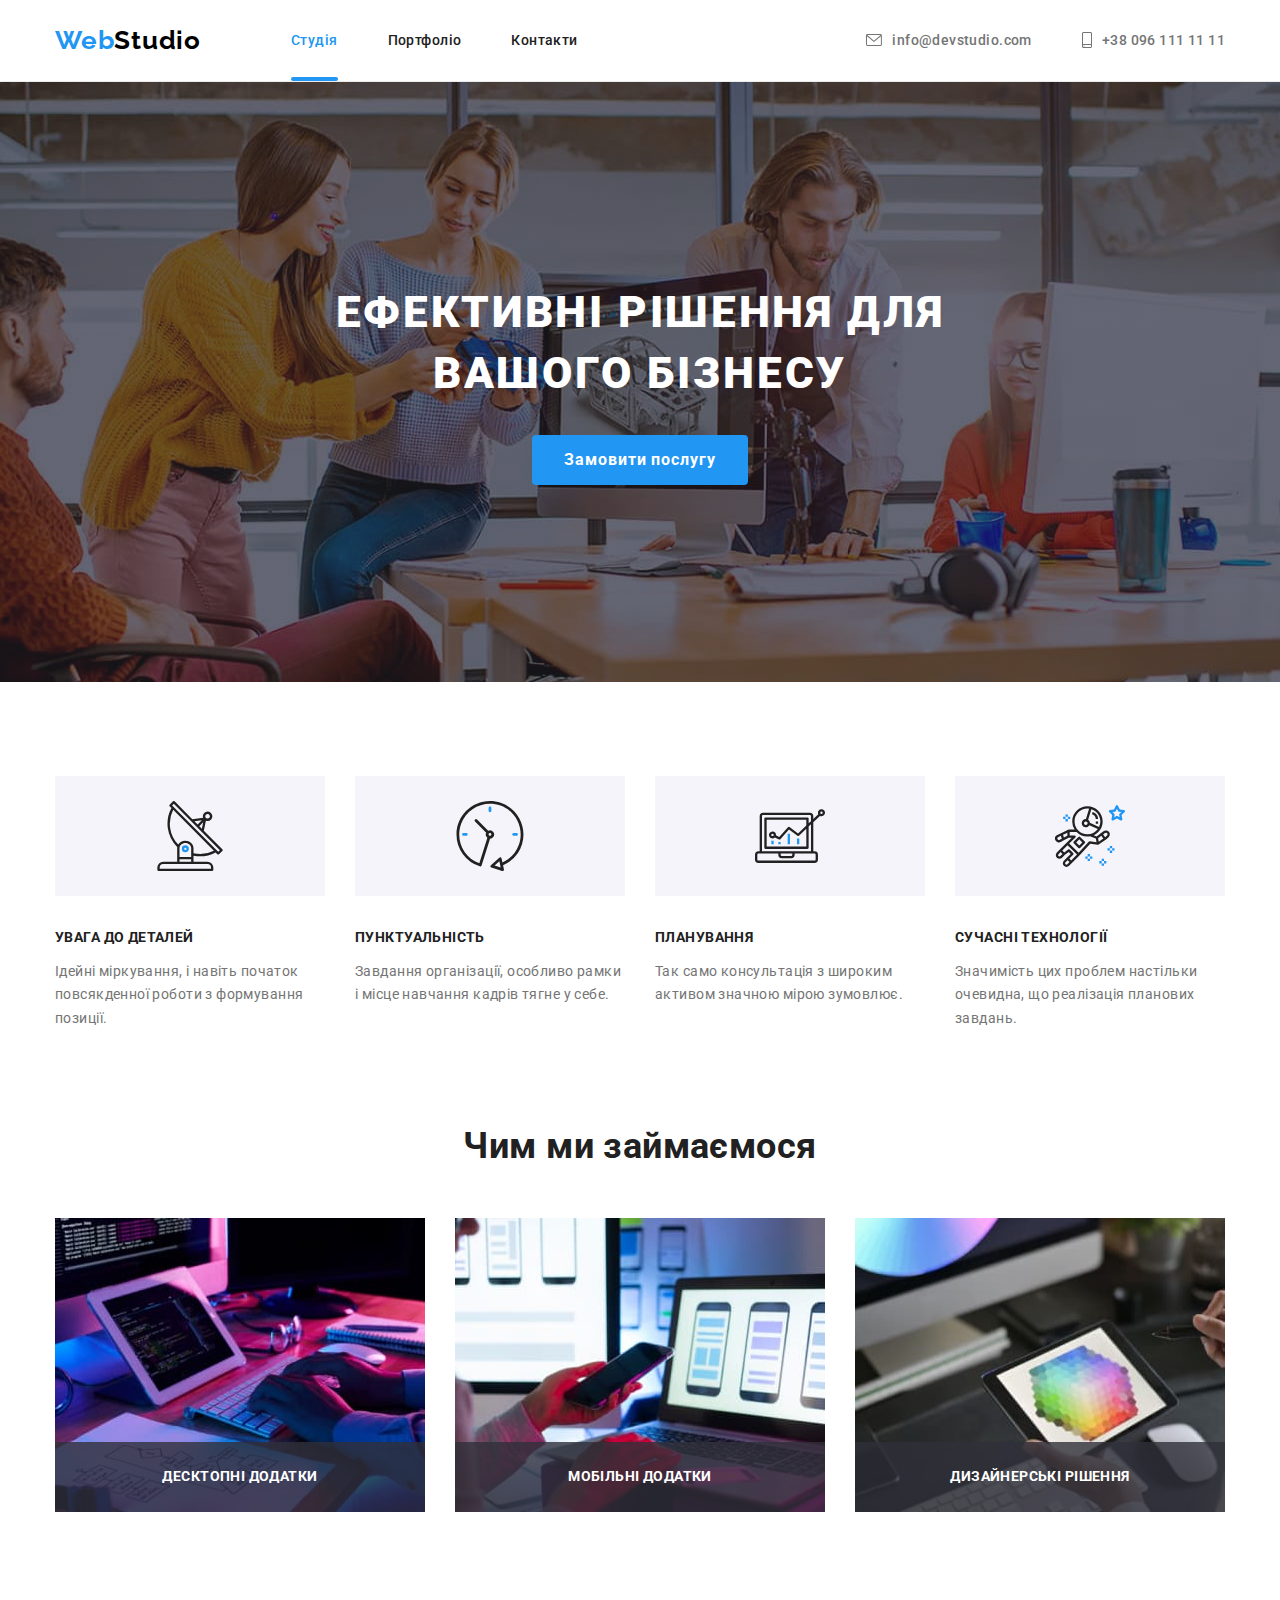
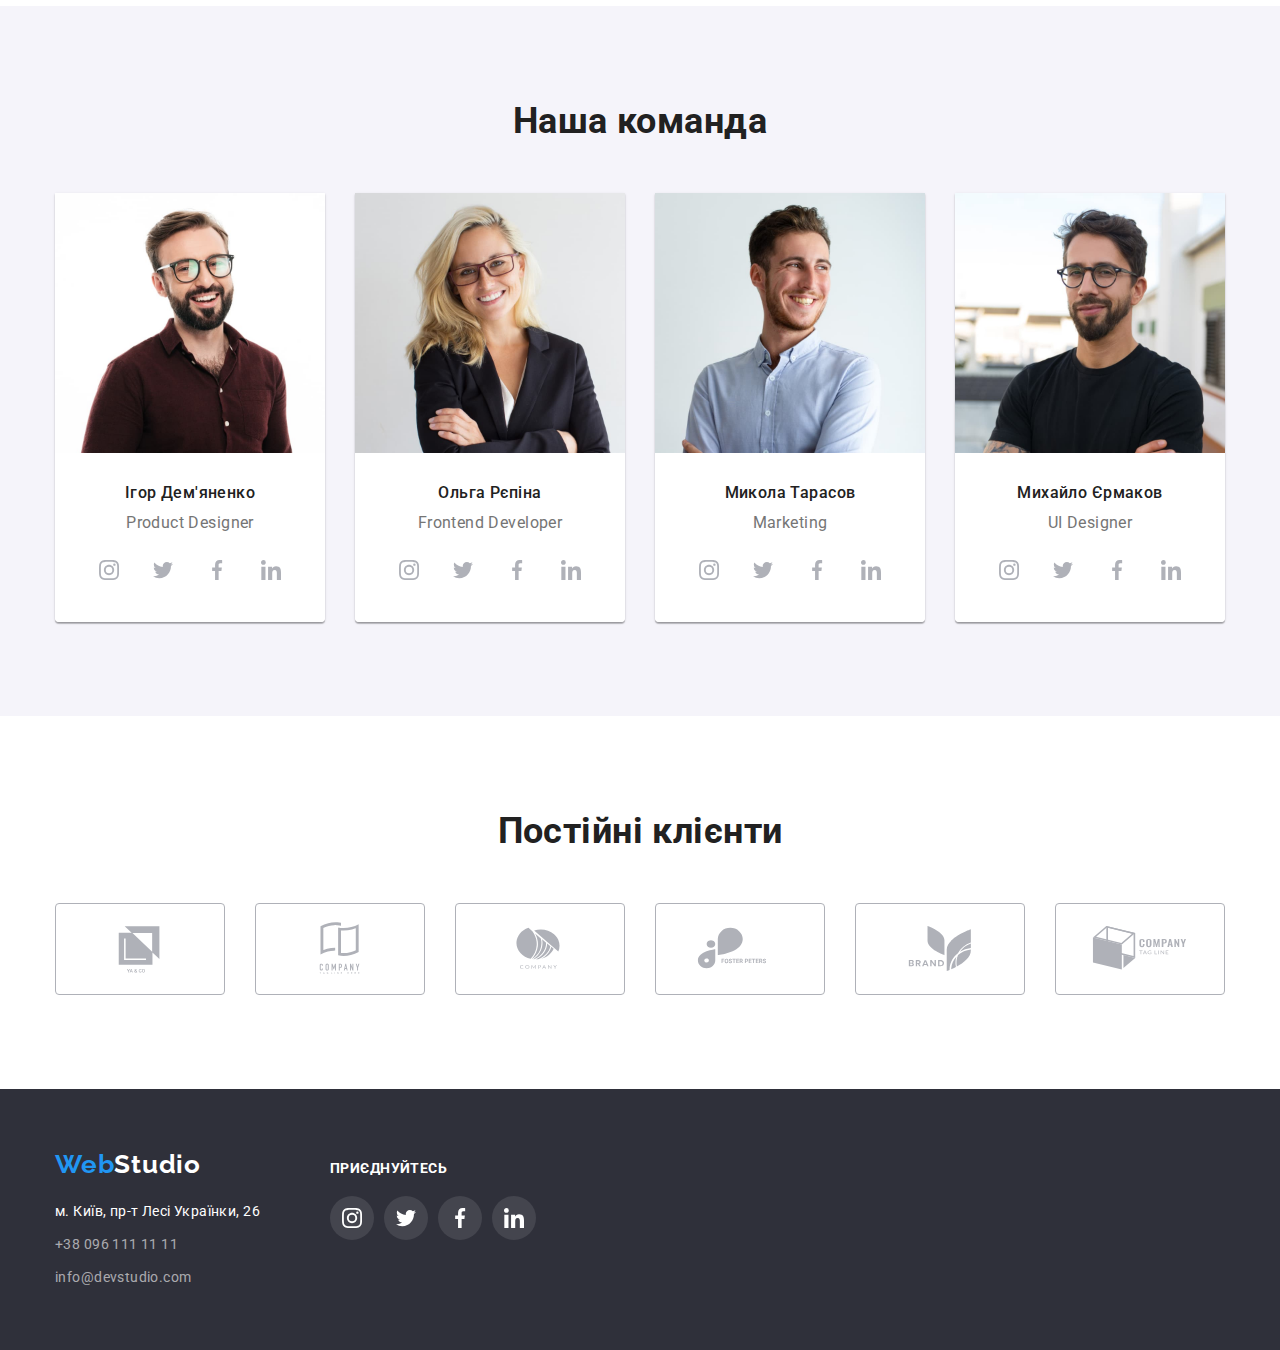
<file: index.html>
<!DOCTYPE html>
<html lang="uk">
<head>
    <meta charset="UTF-8">
    <meta http-equiv="X-UA-Compatible" content="IE=edge">
    <meta name="viewport" content="width=device-width, initial-scale=1.0">
    <link rel="preconnect" href="https://fonts.googleapis.com">
    <link rel="preconnect" href="https://fonts.gstatic.com" crossorigin>
    <link href="https://fonts.googleapis.com/css2?family=Raleway:wght@700&family=Roboto:wght@400;500;700;900&display=swap" rel="stylesheet">
    <link rel="stylesheet" href="https://cdnjs.cloudflare.com/ajax/libs/modern-normalize/1.1.0/modern-normalize.min.css">
    <link rel="stylesheet" href="./css/style.css">
    <title>Webstudio</title>
</head>
<body>
    <!-- Шапка-->
    <header class="header">
        <div class="container header-container">
            <nav class="header-nav">
                <a href="./index.html" class="logo">
                    <span class="web">Web</span>Studio
                </a>
                <ul class="nav-list list">
                    <li class="nav-item">
                        <a href="./index.html" class="link current">Студія</a>
                    </li>
                    <li class="nav-item">
                        <a href="./portfolio.html" class="link">Портфоліо</a>
                    </li>
                    <li class="nav-item">
                        <a href="" class="link">Контакти</a>
                    </li>
                </ul>
            </nav>
            
            <ul class="contact-list list">
                <li class="contact-item">
                    <a href="mailto:info@devstudio.com" class="header-mail link">
                        <svg class="mail-icon" width="16px" height="12px">
                            <use href="./images/sprite.svg#icon-mail"></use>
                        </svg>
                        info@devstudio.com
                    </a>
                </li>
                <li class="contact-item">
                    <a href="tel:+380961111111" class="header-phone link">
                        <svg class="phone-icon" width="10px" height="16px">
                            <use href="./images/sprite.svg#icon-phone"></use>
                        </svg>
                        +38 096 111 11 11
                    </a>
                </li>
            </ul>
        </div>
    </header>
    <main>
        <!-- Hero-->
        <section class="section hero">
            <div class="container">
                <h1 class="hero-title">Ефективні рішення для вашого бізнесу</h1>
                <button type="button" class="button" data-modal-open>Замовити послугу</button>
            </div>
            <div class="backdrop is-hidden" data-modal>
                <div class="modal">
                    <button class="button-close" data-modal-close>
                        <img src="./images/close.svg" alt="button close">
                    </button>
                </div>
            </div>
        </section>
        <!-- Преимущества-->
        <section class="section benefits">
            <div class="container">
                <h2 class="visually-hidden">Benefits</h2>
                <ul class="benefits-items list">
                    <li class="benefits-item">
                        <div class="benefits-icon">
                            <svg class="icon-antenna" width="70px" height="70px">
                                <use href="./images/sprite.svg#icon-antenna"></use>
                            </svg>
                        </div>
                        <h3 class="title">УВАГА ДО ДЕТАЛЕЙ</h3>
                        <p class="desc">
                            Ідейні міркування, і навіть початок <br />
                            повсякденної роботи з формування <br />
                            позиції.
                        </p>
                    </li>
                    <li class="benefits-item">
                        <div class="benefits-icon">
                            <svg class="icon-clock" width="70px" height="70px">
                                <use href="./images/sprite.svg#icon-clock"></use>
                            </svg>
                        </div>
                        <h3 class="title">ПУНКТУАЛЬНІСТЬ</h3>
                        <p class="desc">
                            Завдання організації, особливо рамки <br />
                            і місце навчання кадрів тягне у себе.
                        </p>
                    </li>
                    <li class="benefits-item">
                        <div class="benefits-icon">
                            <svg class="icon-diagram" width="70px" height="70px">
                                <use href="./images/sprite.svg#icon-diagram"></use>
                            </svg>
                        </div>
                        <h3 class="title">ПЛАНУВАННЯ</h3>
                        <p class="desc">Так само консультація з широким <br />
                            активом значною мірою зумовлює.
                        </p>
                    </li>
                    <li class="benefits-item">
                        <div class="benefits-icon">
                            <svg class="icon-astronaut" width="70px" height="70px">
                                <use href="./images/sprite.svg#icon-astronaut"></use>
                            </svg>
                        </div>
                        <h3 class="title">СУЧАСНІ ТЕХНОЛОГІЇ</h3>
                        <p class="desc">Значимість цих проблем настільки <br />
                            очевидна, що реалізація планових <br />
                            завдань.
                        </p>
                    </li>
                </ul>
            </div>
        </section>
        <!-- Направления работы-->
        <section class="section activities">
            <div class="container">
                <h2 class="section-title">Чим ми займаємося</h2>
                <ul class="activities-items list">
                    <li class="activities-item">
                        <div class="activities-thumb">
                            <img src="./images/programming.jpg" alt="programer-working" width="370">
                            <div class="activities-desc">
                                <p class="activities-text">
                                    Десктопні додатки
                                </p>
                            </div>
                        </div>
                    </li>
                    <li class="activities-item">
                        <div class="activities-thumb">
                            <img src="./images/creating.jpg" alt="designers-are-developing" width="370">
                            <div class="activities-desc">
                                <p class="activities-text">
                                    Мобільні додатки
                                </p>
                            </div>
                        </div>
                    </li>
                    <li class="activities-item">
                        <div class="activities-thumb">
                            <img src="./images/design.jpg" alt="creative-artist-web-design" width="370">
                            <div class="activities-desc">
                                <p class="activities-text">
                                    Дизайнерські рішення
                                </p>
                            </div>
                        </div>
                    </li>
                </ul>
            </div>
        </section>
        <!-- Команда-->
        <section class="section staff">
            <div class="container">
                <h2 class="section-title">Наша команда</h2>
                <ul class="staff-items list">
                    <li class="staff-item">
                        <img class="staff-img" src="./images/igor.jpg" alt="Product designer" width="270">
                        <div class="staff-wrap">
                            <h3 class="title">Ігор Дем'яненко</h3>
                            <p class="desc">Product Designer</p>
                            <ul class="social-links-list">
                                <li class="social-links-item">
                                    <a href="https://www.instagram.com/" class="social-link instagram" target="_blank">
                                        <svg class="social-icon" width="20px" height="20px">
                                            <use href="./images/sprite.svg#icon-instagram"></use>
                                        </svg>
                                    </a>
                                </li>
                                <li class="social-links-item">
                                    <a href="https://twitter.com/" class="social-link twitter" target="_blank">
                                        <svg class="social-icon" width="20px" height="20px">
                                            <use href="./images/sprite.svg#icon-twitter"></use>
                                        </svg>
                                    </a>
                                </li>
                                <li class="social-links-item">
                                    <a href="https://www.facebook.com/" class="social-link facebook" target="_blank">
                                        <svg class="social-icon" width="20px" height="20px">
                                            <use href="./images/sprite.svg#icon-facebook"></use>
                                        </svg>
                                    </a>
                                </li>
                                <li class="social-links-item">
                                    <a href="https://www.linkedin.com/" class="social-link linkedin" target="_blank">
                                        <svg class="social-icon" width="20px" height="20px">
                                            <use href="./images/sprite.svg#icon-linkedin"></use>
                                        </svg>
                                    </a>
                                </li>
                            </ul>
                        </div>
                    </li>
                    <li class="staff-item">
                        <img src="./images/olga.jpg" alt="Frontend Developer" width="270">
                        <div class="staff-wrap">
                            <h3 class="title">Ольга Рєпіна</h3>
                            <p class="desc">Frontend Developer</p>
                            <ul class="social-links-list">
                                <li class="social-links-item">
                                    <a href="https://www.instagram.com/" class="social-link instagram" target="_blank">
                                        <svg class="social-icon" width="20px" height="20px">
                                            <use href="./images/sprite.svg#icon-instagram"></use>
                                        </svg>
                                    </a>
                                </li>
                                <li class="social-links-item">
                                    <a href="https://twitter.com/" class="social-link twitter" target="_blank">
                                        <svg class="social-icon" width="20px" height="20px">
                                            <use href="./images/sprite.svg#icon-twitter"></use>
                                        </svg>
                                    </a>
                                </li>
                                <li class="social-links-item">
                                    <a href="https://www.facebook.com/" class="social-link facebook" target="_blank">
                                        <svg class="social-icon" width="20px" height="20px">
                                            <use href="./images/sprite.svg#icon-facebook"></use>
                                        </svg>
                                    </a>
                                </li>
                                <li class="social-links-item">
                                    <a href="https://www.linkedin.com/" class="social-link linkedin" target="_blank">
                                        <svg class="social-icon" width="20px" height="20px">
                                            <use href="./images/sprite.svg#icon-linkedin"></use>
                                        </svg>
                                    </a>
                                </li>
                            </ul>
                        </div>
                    </li>
                    <li class="staff-item">
                        <img src="./images/nicolas.jpg" alt="Marketing" width="270">
                        <div class="staff-wrap">
                            <h3 class="title">Микола Тарасов</h3>
                            <p class="desc">Marketing</p>
                            <ul class="social-links-list">
                                <li class="social-links-item">
                                    <a href="https://www.instagram.com/" class="social-link instagram" target="_blank">
                                        <svg class="social-icon" width="20px" height="20px">
                                            <use href="./images/sprite.svg#icon-instagram"></use>
                                        </svg>
                                    </a>
                                </li>
                                <li class="social-links-item">
                                    <a href="https://twitter.com/" class="social-link twitter" target="_blank">
                                        <svg class="social-icon" width="20px" height="20px">
                                            <use href="./images/sprite.svg#icon-twitter"></use>
                                        </svg>
                                    </a>
                                </li>
                                <li class="social-links-item">
                                    <a href="https://www.facebook.com/" class="social-link facebook" target="_blank">
                                        <svg class="social-icon" width="20px" height="20px">
                                            <use href="./images/sprite.svg#icon-facebook"></use>
                                        </svg>
                                    </a>
                                </li>
                                <li class="social-links-item">
                                    <a href="https://www.linkedin.com/" class="social-link linkedin" target="_blank">
                                        <svg class="social-icon" width="20px" height="20px">
                                            <use href="./images/sprite.svg#icon-linkedin"></use>
                                        </svg>
                                    </a>
                                </li>
                            </ul>
                        </div>
                    </li>
                    <li class="staff-item">
                        <img src="./images/michael.jpg" alt="UI Designer" width="270">
                        <div class="staff-wrap">
                            <h3 class="title">Михайло Єрмаков</h3>
                            <p class="desc">UI Designer</p>
                            <ul class="social-links-list">
                                <li class="social-links-item">
                                    <a href="https://www.instagram.com/" class="social-link instagram" target="_blank">
                                        <svg class="social-icon" width="20px" height="20px">
                                            <use href="./images/sprite.svg#icon-instagram"></use>
                                        </svg>
                                    </a>
                                </li>
                                <li class="social-links-item">
                                    <a href="https://twitter.com/" class="social-link twitter" target="_blank">
                                        <svg class="social-icon" width="20px" height="20px">
                                            <use href="./images/sprite.svg#icon-twitter"></use>
                                        </svg>
                                    </a>
                                </li>
                                <li class="social-links-item">
                                    <a href="https://www.facebook.com/" class="social-link facebook" target="_blank">
                                        <svg class="social-icon" width="20px" height="20px">
                                            <use href="./images/sprite.svg#icon-facebook"></use>
                                        </svg>
                                    </a>
                                </li>
                                <li class="social-links-item">
                                    <a href="https://www.linkedin.com/" class="social-link linkedin" target="_blank">
                                        <svg class="social-icon" width="20px" height="20px">
                                            <use href="./images/sprite.svg#icon-linkedin"></use>
                                        </svg>
                                    </a>
                                </li>
                            </ul>
                        </div>
                    </li>
                </ul>
            </div>
        </section>
        <section class="section clients">
            <div class="container">
                <p class="clients-title">Постійні клієнти</p>
                <ul class="clients-list list">
                    <li class="clients-item">
                        <a href="" class="company link">
                            <svg class="clients-icon" width="106px" height="60px">
                                <use href="./images/sprite.svg#icon-logo1"></use>
                            </svg>
                        </a>
                    </li>
                    <li class="clients-item">
                        <a href="" class="company link">
                            <svg class="clients-icon" width="106px" height="60px">
                                <use href="./images/sprite.svg#icon-logo2"></use>
                            </svg>
                        </a>
                    </li>
                    <li class="clients-item">
                        <a href="" class="company link">
                            <svg class="clients-icon" width="106px" height="60px">
                                <use href="./images/sprite.svg#icon-logo3"></use>
                            </svg>
                        </a>
                    </li>
                    <li class="clients-item">
                        <a href="" class="company link">
                            <svg class="clients-icon" width="106px" height="60px">
                                <use href="./images/sprite.svg#icon-logo4"></use>
                            </svg>
                        </a>
                    </li>
                    <li class="clients-item">
                        <a href="" class="company link">
                            <svg class="clients-icon" width="106px" height="60px">
                                <use href="./images/sprite.svg#icon-logo5"></use>
                            </svg>
                        </a>
                    </li>
                    <li class="clients-item">
                        <a href="" class="company link">
                            <svg class="clients-icon" width="106px" height="60px">
                                <use href="./images/sprite.svg#icon-logo6"></use>
                            </svg>
                        </a>
                    </li>
                </ul>
            </div>
        </section>
    </main>
    <!-- Подвал-->
    <footer class="footer">
        <div class="container footer-container">
            <div class="footer-logo">
                <a href="./index.html" class="logo"><span class="web">Web</span>Studio</a>
                <address class="address">
                    <ul class="address-items list">
                        <li class="address-item"><a href="https://goo.gl/maps/1HNyTjw8M6VzgT2s9" class="link">м. Київ, пр-т Лесі
                                Українки, 26</a></li>
                        <li class="address-item"><a href="tel:+380961111111" class="contact link">+38 096 111 11 11</a></li>
                        <li class="address-item"><a href="mailto:info@devstudio.com" class="contact link">info@devstudio.com</a></li>
                    </ul>
                </address>
            </div>
            <div class="footer-links">
                <p class="footer-title">
                    приєднуйтесь
                </p>
                <ul class="social-links-list">
                    <li class="social-links-item">
                        <a href="https://www.instagram.com/" class="social-link footer-social" target="_blank">
                            <svg class="social-icon" width="20px" height="20px">
                                <use href="./images/sprite.svg#icon-instagram"></use>
                            </svg>
                        </a>
                    </li>
                    <li class="social-links-item">
                        <a href="https://twitter.com/" class="social-link footer-social" target="_blank">
                            <svg class="social-icon" width="20px" height="20px">
                                <use href="./images/sprite.svg#icon-twitter"></use>
                            </svg>
                        </a>
                    </li>
                    <li class="social-links-item">
                        <a href="https://www.facebook.com/" class="social-link footer-social" target="_blank">
                            <svg class="social-icon" width="20px" height="20px">
                                <use href="./images/sprite.svg#icon-facebook"></use>
                            </svg>
                        </a>
                    </li>
                    <li class="social-links-item">
                        <a href="https://www.linkedin.com/" class="social-link footer-social" target="_blank">
                            <svg class="social-icon" width="20px" height="20px">
                                <use href="./images/sprite.svg#icon-linkedin"></use>
                            </svg>
                        </a>
                    </li>
                </ul>
            </div>
        </div>
    </footer>
<script src="./js/modal.js"></script>
</body>
</html>
</file>
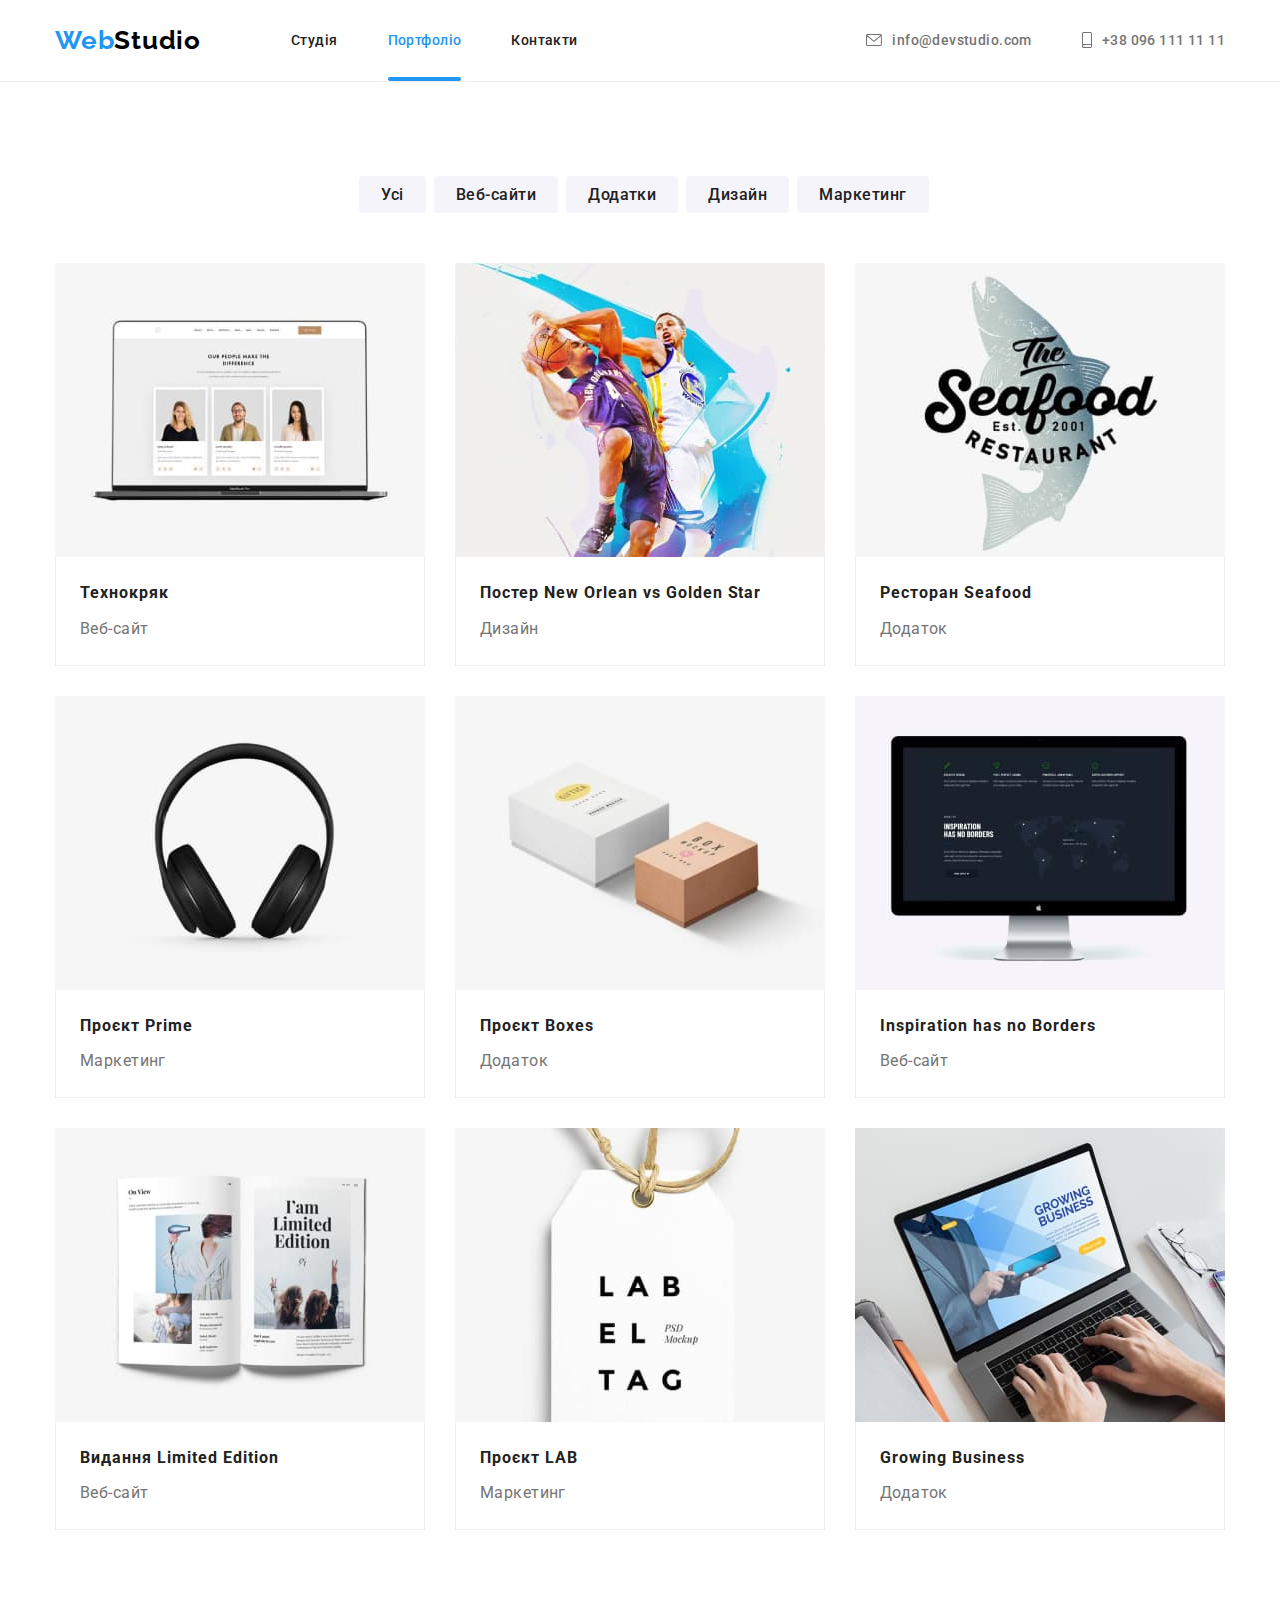
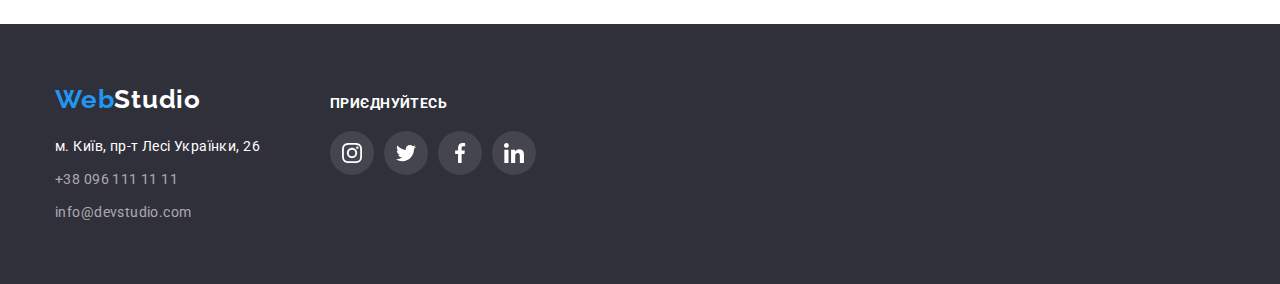
<file: portfolio.html>
<!DOCTYPE html>
<html lang="uk">
<head>
    <meta charset="UTF-8">
    <meta http-equiv="X-UA-Compatible" content="IE=edge">
    <meta name="viewport" content="width=device-width, initial-scale=1.0">
    <link rel="preconnect" href="https://fonts.googleapis.com">
    <link rel="preconnect" href="https://fonts.gstatic.com" crossorigin>
    <link href="https://fonts.googleapis.com/css2?family=Raleway:wght@700&family=Roboto:wght@400;500;700;900&display=swap"
        rel="stylesheet">
    <link rel="stylesheet" href="https://cdnjs.cloudflare.com/ajax/libs/modern-normalize/1.1.0/modern-normalize.min.css">
        <link rel="stylesheet" href="./css/style.css">
    <title>Portfolio</title>
</head>
<body>
    <header class="header">
        <div class="container header-container">
            <nav class="header-nav">
                <a href="./index.html" class="logo">
                    <span class="web">Web</span>Studio
                </a>
                <ul class="nav-list list">
                    <li class="nav-item">
                        <a href="./index.html" class="link">Студія</a>
                    </li>
                    <li class="nav-item">
                        <a href="./portfolio.html" class="link current">Портфоліо</a>
                    </li>
                    <li class="nav-item">
                        <a href="" class="nav-link link">Контакти</a>
                    </li>
                </ul>
            </nav>
    
            <ul class="contact-list list">
                <li class="contact-item">
                    <a href="mailto:info@devstudio.com" class="header-mail link">
                        <svg class="mail-icon" width="16px" height="12px">
                            <use href="./images/sprite.svg#icon-mail"></use>
                        </svg>
                        info@devstudio.com
                    </a>
                </li>
                <li class="contact-item">
                    <a href="tel:+380961111111" class="header-phone link">
                        <svg class="phone-icon" width="10px" height="16px">
                            <use href="./images/sprite.svg#icon-phone"></use>
                        </svg>
                        +38 096 111 11 11
                    </a>
                </li>
            </ul>
        </div>
    </header>
    <main>
        <section class="section portfolio-filter">
            <div class="container">
                <h1 class="visually-hidden">Портфоліо</h1>
                <ul class="filter-items list">
                    <li class="item">
                        <button type="button" class="filter-btn button">
                            Усі
                        </button>
                    </li>
                    <li class="item">
                        <button type="button" class="filter-btn button">
                            Веб-сайти
                        </button>
                    </li>
                    <li class="item">
                        <button type="button" class="filter-btn button">
                            Додатки
                        </button>
                    </li>
                    <li class="item">
                        <button type="button" class="filter-btn button">
                            Дизайн
                        </button>
                    </li>
                    <li class="item">
                        <button type="button" class="filter-btn button">
                            Маркетинг
                        </button>
                    </li>
                </ul>
                <h2 class="visually-hidden">Наші проєкти</h2>
                <ul class="projects list">
                    <li class="item">
                        <a href="" class="card-link">
                            <div class="card-thumb">
                                <img src="./images/technoquack.jpg" alt="Веб сайт Технокряк" width="370">
                                <div class="card-overlay">
                                    <div class="card-desc">
                                        <p>
                                            Ресурс пропонує комплексні пропозиції з різним рівнем функціоналу та сервісів. Все це дозволить відвідувачу
                                            отримати
                                            вичерпні відомості про компанію чи приватну особу.
                                        </p>
                                    </div>
                                </div>
                            </div>
                            <div class="card-content">
                                <h3 class="title">Технокряк</h3>
                                <p class="desc">Веб-сайт</p>
                            </div>
                        </a>
                    </li>
                    
                    <li class="item">
                        <a href="" class="card-link">
                            <div class="card-thumb">
                                <img src="./images/poster.jpg" alt="Постер New Orlean vs Golden Star" width="370">
                                <div class="card-overlay">
                                    <div class="card-desc">
                                        <p>
                                            Ресурс пропонує комплексні пропозиції з різним рівнем функціоналу та сервісів. Все це дозволить відвідувачу
                                            отримати
                                            вичерпні відомості про компанію чи приватну особу.
                                        </p>
                                    </div>
                                </div>
                            </div>
                            <div class="card-content">
                                <h3 class="title">Постер New Orlean vs Golden Star</h3>
                                <p class="desc">Дизайн</p>
                            </div>
                        </a>
                    </li>
                    
                    <li class="item">
                        <a href="" class="card-link">
                            <div class="card-thumb">
                                <img src="./images/restaurant.jpg" alt="Ресторан Seafood" width="370">
                                <div class="card-overlay">
                                    <div class="card-desc">
                                        <p>
                                            Ресурс пропонує комплексні пропозиції з різним рівнем функціоналу та сервісів. Все це дозволить відвідувачу
                                            отримати
                                            вичерпні відомості про компанію чи приватну особу.
                                        </p>
                                    </div>
                                </div>
                            </div>
                            <div class="card-content">
                                <h3 class="title">Ресторан Seafood</h3>
                                <p class="desc">Додаток</p>
                            </div>
                        </a>
                    </li>
                    
                    <li class="item">
                        <a href="" class="card-link">
                            <div class="card-thumb">
                                <img src="./images/project-prime.jpg" alt="Проєкт Prime" width="370">
                                <div class="card-overlay">
                                    <div class="card-desc">
                                        <p>
                                            Ресурс пропонує комплексні пропозиції з різним рівнем функціоналу та сервісів. Все це дозволить відвідувачу
                                            отримати
                                            вичерпні відомості про компанію чи приватну особу.
                                        </p>
                                    </div>
                                </div>
                            </div>
                            <div class="card-content">
                                <h3 class="title">Проєкт Prime</h3>
                                <p class="desc">Маркетинг</p>
                            </div>
                        </a>
                    </li>
                    
                    <li class="item">
                        <a href="" class="card-link">
                            <div class="card-thumb">
                                <img src="./images/project-boxes.jpg" alt="Проєкт Boxes" width="370">
                                <div class="card-overlay">
                                    <div class="card-desc">
                                        <p>
                                            Ресурс пропонує комплексні пропозиції з різним рівнем функціоналу та сервісів. Все це дозволить відвідувачу
                                            отримати
                                            вичерпні відомості про компанію чи приватну особу.
                                        </p>
                                    </div>
                                </div>
                            </div>
                            <div class="card-content">
                                <h3 class="title">Проєкт Boxes</h3>
                                <p class="desc">Додаток</p>
                            </div>
                        </a>
                    </li>
                    
                    <li class="item">
                        <a href="" class="card-link">
                            <div class="card-thumb">
                                <img src="./images/inspiration.jpg" alt="Inspiration has no Borders" width="370">
                                <div class="card-overlay">
                                    <div class="card-desc">
                                        <p>
                                            Ресурс пропонує комплексні пропозиції з різним рівнем функціоналу та сервісів. Все це дозволить відвідувачу
                                            отримати
                                            вичерпні відомості про компанію чи приватну особу.
                                        </p>
                                    </div>
                                </div>
                            </div>
                            <div class="card-content">
                                <h3 class="title">Inspiration has no Borders</h3>
                                <p class="desc">Веб-сайт</p>
                            </div>
                        </a>
                    </li>
                    
                    <li class="item">
                        <a href="" class="card-link">
                            <div class="card-thumb">
                                <img src="./images/limited-edition.jpg" alt="Видання Limited Edition" width="370">
                                <div class="card-overlay">
                                    <div class="card-desc">
                                        <p>
                                            Ресурс пропонує комплексні пропозиції з різним рівнем функціоналу та сервісів. Все це дозволить відвідувачу
                                            отримати
                                            вичерпні відомості про компанію чи приватну особу.
                                        </p>
                                    </div>
                                </div>
                            </div>
                            <div class="card-content">
                                <h3 class="title">Видання Limited Edition</h3>
                                <p class="desc">Веб-сайт</p>
                            </div>
                        </a>
                    </li>
                    
                    <li class="item">
                        <a href="" class="card-link">
                            <div class="card-thumb">
                                <img src="./images/project-lab.jpg" alt="Проєкт LAB" width="370">
                                <div class="card-overlay">
                                    <div class="card-desc">
                                        <p>
                                            Ресурс пропонує комплексні пропозиції з різним рівнем функціоналу та сервісів. Все це дозволить відвідувачу
                                            отримати
                                            вичерпні відомості про компанію чи приватну особу.
                                        </p>
                                    </div>
                                </div>
                            </div>
                            <div class="card-content">
                                <h3 class="title">Проєкт LAB</h3>
                                <p class="desc">Маркетинг</p>
                            </div>
                        </a>
                    </li>
                    
                    <li class="item">
                        <a href="" class="card-link">
                            <div class="card-thumb">
                                <img src="./images/growing-business.jpg" alt="Growing Business" width="370">
                                <div class="card-overlay">
                                    <div class="card-desc">
                                        <p>
                                            Ресурс пропонує комплексні пропозиції з різним рівнем функціоналу та сервісів. Все це дозволить відвідувачу
                                            отримати
                                            вичерпні відомості про компанію чи приватну особу.
                                        </p>
                                    </div>
                                </div>
                            </div>
                            <div class="card-content">
                                <h3 class="title">Growing Business</h3>
                                <p class="desc">Додаток</p>
                            </div>
                        </a>
                    </li>
                </ul>
            </div>
        </section>
    </main>
    <footer class="footer">
        <div class="container footer-container">
            <div class="footer-logo">
                <a href="./index.html" class="logo"><span class="web">Web</span>Studio</a>
                <address class="address">
                    <ul class="address-items list">
                        <li class="address-item"><a href="https://goo.gl/maps/1HNyTjw8M6VzgT2s9" class="link">м. Київ, пр-т
                                Лесі
                                Українки, 26</a></li>
                        <li class="address-item"><a href="tel:+380961111111" class="contact link">+38 096 111 11 11</a></li>
                        <li class="address-item"><a href="mailto:info@devstudio.com"
                                class="contact link">info@devstudio.com</a></li>
                    </ul>
                </address>
            </div>
            <div class="footer-links">
                <p class="footer-title">
                    приєднуйтесь
                </p>
                <ul class="social-links-list">
                    <li class="social-links-item">
                        <a href="https://www.instagram.com/" class="social-link footer-social" target="_blank">
                            <svg class="social-icon" width="20px" height="20px">
                                <use href="./images/sprite.svg#icon-instagram"></use>
                            </svg>
                        </a>
                    </li>
                    <li class="social-links-item">
                        <a href="https://twitter.com/" class="social-link footer-social" target="_blank">
                            <svg class="social-icon" width="20px" height="20px">
                                <use href="./images/sprite.svg#icon-twitter"></use>
                            </svg>
                        </a>
                    </li>
                    <li class="social-links-item">
                        <a href="https://www.facebook.com/" class="social-link footer-social" target="_blank">
                            <svg class="social-icon" width="20px" height="20px">
                                <use href="./images/sprite.svg#icon-facebook"></use>
                            </svg>
                        </a>
                    </li>
                    <li class="social-links-item">
                        <a href="https://www.linkedin.com/" class="social-link footer-social" target="_blank">
                            <svg class="social-icon" width="20px" height="20px">
                                <use href="./images/sprite.svg#icon-linkedin"></use>
                            </svg>
                        </a>
                    </li>
                </ul>
            </div>
        </div>
    </footer>
</body>
</html>
</file>
<file: css/style.css>
/* Root */
:root {
    --primary-text-color: #757575;
    --secondary-text-color: #212121;
    --accent-link-color: #2196F3;
    --primary-white-color: #ffffff;
    --additional-bg-color: #2F303A;
    --primary-bg-color: #F5F4FA;
    --secondary-bg-color: #F5F5F5;
    --projects-card-gap: 30px;
}

/* Hidden elements */
.visually-hidden {
    position: absolute;
    width: 1px;
    height: 1px;
    margin: -1px;
    border: 0;
    padding: 0;

    white-space: nowrap;
    clip-path: inset(100%);
    clip: rect(0 0 0 0);
    overflow: hidden;
}

/* General styles */
h1, 
h2, 
h3, 
h4, 
h5, 
h6, 
p, 
ul {
    margin: 0;
}

ul {
    padding-left: 0;
}

img {
    display: block;
    max-width: 100%;
    height: auto;
}

body {
    color: var(--primary-text-color);
    font-family: 'Roboto', sans-serif;
    letter-spacing: 0.03em;
    font-size: 14px;
}

.link {
    text-decoration: none;
}

.list {
    list-style: none;
}

.container {
    width: 1200px;
    margin: 0 auto;
    padding: 0 15px;
}

/* Header */
.header {
    border-bottom: 1px solid #ECECEC;
}

.header-nav,
.header-container {
    display: flex;
    align-items: center;
}

/* Logo */
.logo {
    display: block;
    /* padding: 32px 0; */

    color: #000000;
    font-family: 'Raleway', sans-serif;
    font-size: 26px;
    font-weight: 700;
    line-height: 1.2;
    letter-spacing: 0.03em;
    text-decoration: none;
    
}

.web {
    color: var(--accent-link-color)
}

/* Header navigation */
.nav-list {
    display: flex;
    margin-left: 90px;
}

.nav-list .nav-item+ .nav-item {
    margin-left: 50px;
}


.nav-item .link {
    position: relative;

    display: block;
    padding: 32px 0;

    font-weight: 500;
    color: var(--secondary-text-color);
    line-height: 1.2;
    
    transition: color 250ms cubic-bezier(0.4, 0, 0.2, 1);
}

.nav-item .current::after {
    content: "";

    position: absolute;
    left: 0;
    bottom: 0;

    display: block;
    width: 100%;
    height: 4px;
    border-radius: 2px;

    background-color: var(--accent-link-color);

}

.nav-item .link:hover,
.nav-item .link:focus {
    color: var(--accent-link-color)
}

/* Header contacts */
.contact-list {
    display: flex;
    align-items: center;
    margin-left: auto;
}

.contact-list .contact-item+ .contact-item {
    margin-left: 50px;
}

.nav-item .link.current {
    color: var(--accent-link-color);
}

.mail-icon, 
.phone-icon {
    fill: currentColor;
    margin-right: 10px;
}

.header-mail,
.header-phone {
    display: flex;
    align-items: center;
}

.contact-item .link{
    padding: 32px 0;
    color: var(--primary-text-color);
    font-weight: 500;
    line-height: 1.2;

    transition: color 250ms cubic-bezier(0.4, 0, 0.2, 1);
}

.contact-item :hover,
.contact-item :focus {
    color: var(--accent-link-color)
}

/* Main */
.section {
    padding: 94px 0;
}
/* Hero */
.hero {
    height: 600px;
    max-width: 1600px;
    margin: 0 auto;
    padding: 200px 0;

    background-color: #C4C4C4;
    text-align: center;

    background-image: linear-gradient(to right, 
    rgba(47, 48, 58, 0.4),
    rgba(47, 48, 58, 0.4)),
    url(../images/hero-bg.jpg);
    background-repeat: no-repeat;
    background-size: cover;
    background-position: center;    
}

.hero-title {
    color: var(--primary-white-color);
    font-size: 44px;
    font-weight: 900;
    line-height: 1.4;
    letter-spacing: 0.06em;
    text-transform: uppercase;
    margin: 0 auto 30px auto;
    width: 696px;
    
}
/* Hero button */
.button {
    padding: 10px 32px;
    color: var(--primary-white-color);
    background-color: var(--accent-link-color);
    cursor: pointer;
    border: none;
    font-weight: 700;
    font-family: inherit;
    font-size: 16px;
    line-height: 1.9;
    letter-spacing: 0.06em;
    border-radius: 4px;

}

.backdrop {
    position: fixed;
    left: 0px;
    top: 0px;
    
    min-width: 100%;
    min-height: 100%;
    
    background: rgba(0, 0, 0, 0.2);

    transform: scale(1);
    transition: opacity 250ms cubic-bezier(0.4, 0, 0.2, 1), 
    visibility 250ms cubic-bezier(0.4, 0, 0.2, 1), transform 250ms cubic-bezier(0.4, 0, 0.2, 1);

    z-index: 99;
}

.backdrop.is-hidden {
    opacity: 0;
    pointer-events: none;
    visibility: hidden;
    transform: scale(0.2);
}

.modal {
    position: absolute;
    top: 50%;
    left: 50%;
    transform: translate(-50%, -50%);

    min-width: 528px;
    min-height: 581px;

    background-color: var(--primary-white-color);
    box-shadow: 0px 1px 3px rgba(0, 0, 0, 0.12), 0px 1px 1px rgba(0, 0, 0, 0.14), 0px 2px 1px rgba(0, 0, 0, 0.2);
    border-radius: 4px;

}

.button-close {
    position: absolute;
    top: 8px;
    right: 8px;

    display: inline-block;
    padding: 0;
    border: none;
    border-radius: 50%;
    cursor: pointer;
}
/* Benefits */
.benefits {
    line-height: 1.7;
    padding: 94px 0;
}

.benefits-items {
    display: flex;
    justify-content: center;
}

.benefits-items .benefits-item+ .benefits-item {
    margin-left: 30px;
}

.benefits .title {
    color: var(--secondary-text-color);
    font-weight: 700;
    font-size: inherit;
    margin-bottom: 10px;
}

.benefits-item {
    width: 270px;
}

.benefits-icon {
    display: flex;
    justify-content: center;
    align-items: center;
    height: 120px;
    margin-bottom: 30px;
    background-color: var(--primary-bg-color);
}


.section-title {
    color: var(--secondary-text-color);
    font-weight: 700;
    font-size: 36px;
    line-height: 1.2;
    text-align: center;
    margin-bottom: 50px;
}

/* Activities */
.activities {
    padding-top: 0;
}

.activities-items {
    display: flex;
}

.activities-items .activities-item+ .activities-item {
    margin-left: 30px;
}
.activities-item {
    width: 370px;
}

.activities-thumb {
    position: relative;
}

.activities-desc {
    position: absolute;
    left: 0;
    bottom: 0;

    display: flex;
    align-items: center;
    justify-content: center;
    width: 100%;
    height: 70px;

    color: var(--primary-white-color);
    background-color: rgba(47, 48, 58, 0.8);
    font-weight: 700;
    line-height: 1.1;
    text-transform: uppercase;
}

/* Staff */

.staff {
    background-color: var(--primary-bg-color);
}

.staff-items {
    display: flex;
}

.staff-items .staff-item+ .staff-item {
    margin-left: 30px;
}
.staff .title {
    color: var(--secondary-text-color);
    font-size: 16px;
    font-weight: 500;
    line-height: 1.2;
    margin-bottom: 10px;
}
.staff .desc {
    font-size: 16px;
    line-height: 1.2;
    margin-bottom: 16px;
}

.staff-item {
    width: 270px;
    box-shadow: 0px 1px 3px rgba(0, 0, 0, 0.12), 0px 1px 1px rgba(0, 0, 0, 0.14), 0px 2px 1px rgba(0, 0, 0, 0.2);
    border-radius: 0px 0px 4px 4px;
}

.staff-wrap {
    padding: 30px 0;
    text-align: center;
    background-color: rgba(255, 255, 255, 1);
    border-radius: 0px 0px 4px 4px;
}

.social-links-list {
    display: flex;
    align-items: center;
    justify-content: center;
    list-style: none;
   }

.social-link {
    display: flex;
    width: 44px;
    height: 44px;
    justify-content: center;
    align-items: center;
    border-radius: 50%;
    color: rgba(175, 177, 184, 1);
    background-color: var(--primary-white-color);

    transition: color 250ms cubic-bezier(0.4, 0, 0.2, 1), 
    background-color 250ms cubic-bezier(0.4, 0, 0.2, 1);
}

.social-link:hover,
.social-link:focus {
    background-color: var(--accent-link-color);
    color: var(--primary-white-color)
}

.social-icon {
    fill: currentColor;
}

.social-links-list .social-links-item+ .social-links-item {
    margin-left: 10px;
}

/* Clients */
.clients-title {
    font-weight: 700;
    font-size: 36px;
    line-height: 1.2;
    text-align: center;
    color: rgba(33, 33, 33, 1);
    margin-bottom: 50px;
}

.clients-list {
    display: flex;
    align-items: center;
    justify-content: center;
    list-style: none;
}

.clients-list .clients-item+ .clients-item {
    margin-left: 30px;
}

.company {
    display: flex;
    align-items: center;
    justify-content: center;
    width: 170px;
    height: 92px;
    border: 1px solid #AFB1B8;
    border-radius: 4px;
    color: rgba(175, 177, 184, 1);

    transition: color 250ms cubic-bezier(0.4, 0, 0.2, 1), 
    border 250ms cubic-bezier(0.4, 0, 0.2, 1);
}

.company:hover {
    color: var(--accent-link-color);
    border: 1px solid var(--accent-link-color);
}

.clients-icon {
    fill: currentColor;
}


/* Footer */
.footer {
    background-color: var(--additional-bg-color);
    padding: 60px 0;
}

.footer-container {
    display: flex;
    align-items: baseline;

}

.footer .logo {
    color: var(--primary-white-color);
    padding: 0;
    margin-bottom: 20px;
}
.address {
    font-style: normal;
}

.address-item{
    margin-bottom: 9px;
}

.address-item:last-child {
    margin-bottom: 0;
}

.address .link {
    color: var(--primary-white-color);
    line-height: 1.7;

    transition: color 250ms cubic-bezier(0.4, 0, 0.2, 1);
}

.address .link:hover,
.address .link:focus {
    color: var(--accent-link-color)
}

.address .contact {
    color: rgba(255, 255, 255, 0.6);
}

.footer-links {
    margin-left: 70px;
}

.footer-title {
    text-transform: uppercase;
    font-weight: 700;
    line-height: 1.1;
    color: var(--primary-white-color);
    margin-bottom: 20px;
}

.footer-social {
    background-color: rgba(255, 255, 255, 0.1);
    color: var(--primary-white-color);
}

/* Portfolio */
/* Кнопки фильтра */
.filter-items {
    display: flex;
    justify-content: center;
    padding-bottom: 50px;
}

.filter-btn {
    color: var(--secondary-text-color);
    background-color: var(--primary-bg-color);
    cursor: pointer;
    /* border: none; */
    font-weight: 500;
    /* font-size: 16px; */
    line-height: 1.6;
    letter-spacing: 0.03em;
    text-align: center;

    transition: color 250ms cubic-bezier(0.4, 0, 0.2, 1), 
                background-color 250ms cubic-bezier(0.4, 0, 0.2, 1), 
                box-shadow 250ms cubic-bezier(0.4, 0, 0.2, 1);
}

.filter-items .item {
    margin-left: 8px;
}

.item .button {
    padding: 6px 22px;
}

.filter-btn:focus,
.filter-btn:hover {
    color: var(--primary-white-color);
    background-color: var(--accent-link-color);
    cursor: pointer;
    border: none;
    font-weight: 500;
    font-size: 16px;
    line-height: 1.6;
    text-align: center;
    box-shadow: 0px 3px 1px rgba(0, 0, 0, 0.1), 0px 1px 2px rgba(0, 0, 0, 0.08), 0px 2px 2px rgba(0, 0, 0, 0.12);
}
/* Projects */
.portfolio-filter {
    padding: 94px 0;
}
.projects .title {
    color: var(--secondary-text-color);
    font-weight: 700;
    font-size: 18;
    line-height: 2;
    letter-spacing: 0.06em;
}

.projects .desc {
    margin-top: 4px;
    font-size: 16px;
    line-height: 1.9;
}

.projects {
    display: flex;
    flex-wrap: wrap;
    margin-left: calc(-1 * var(--projects-card-gap));
    margin-top: calc(-1 * var(--projects-card-gap));
}

.projects .item {
    flex-basis: calc(100% / 3 - var(--projects-card-gap));
    margin-left: var(--projects-card-gap);
    margin-top: var(--projects-card-gap);
}

.card-content {
    padding: 20px 24px;
    border: 1px solid #EEEEEE;
    border-top: none;
    background-color: var(--primary-white-color);
}

.card-link {
    text-decoration: none;
    display: block;
    color: var(--primary-text-color);
    
    transition: box-shadow 250ms cubic-bezier(0.4, 0, 0.2, 1);
}

.card-link:hover,
.card-link:focus {
    box-shadow: 0px 1px 1px rgba(0, 0, 0, 0.12), 0px 4px 4px rgba(0, 0, 0, 0.06), 1px 4px 6px rgba(0, 0, 0, 0.16);
}

.card-thumb {
    position: relative;
    overflow: hidden;
}

.card-desc {
    position: absolute;
    top:50%;
    left: 50%;
    transform: translate(-50%, -50%);
    width: 322px;

    font-weight: 400;
    font-size: 18px;
    line-height: 1.6;
    color: var(--primary-white-color);

    opacity: 0;
    transition: opacity 250ms cubic-bezier(0.4, 0, 0.2, 1);
}

.card-link:hover .card-desc,
.card-link:focus .card-desc {
    opacity: 1;
}

.card-overlay {
    position: absolute;
    width: 100%;
    height: 100%;
    background-color: rgba(33, 150, 243, 0.9);
    opacity: 0;
    transform: translateY(0);
    transition: transform 250ms cubic-bezier(0.4, 0, 0.2, 1), 
                opacity 250ms cubic-bezier(0.4, 0, 0.2, 1);
}

.card-link:hover .card-overlay,
.card-link:focus .card-overlay {
    transform: translateY(-100%);
    opacity: 0.9;
}
</file>
